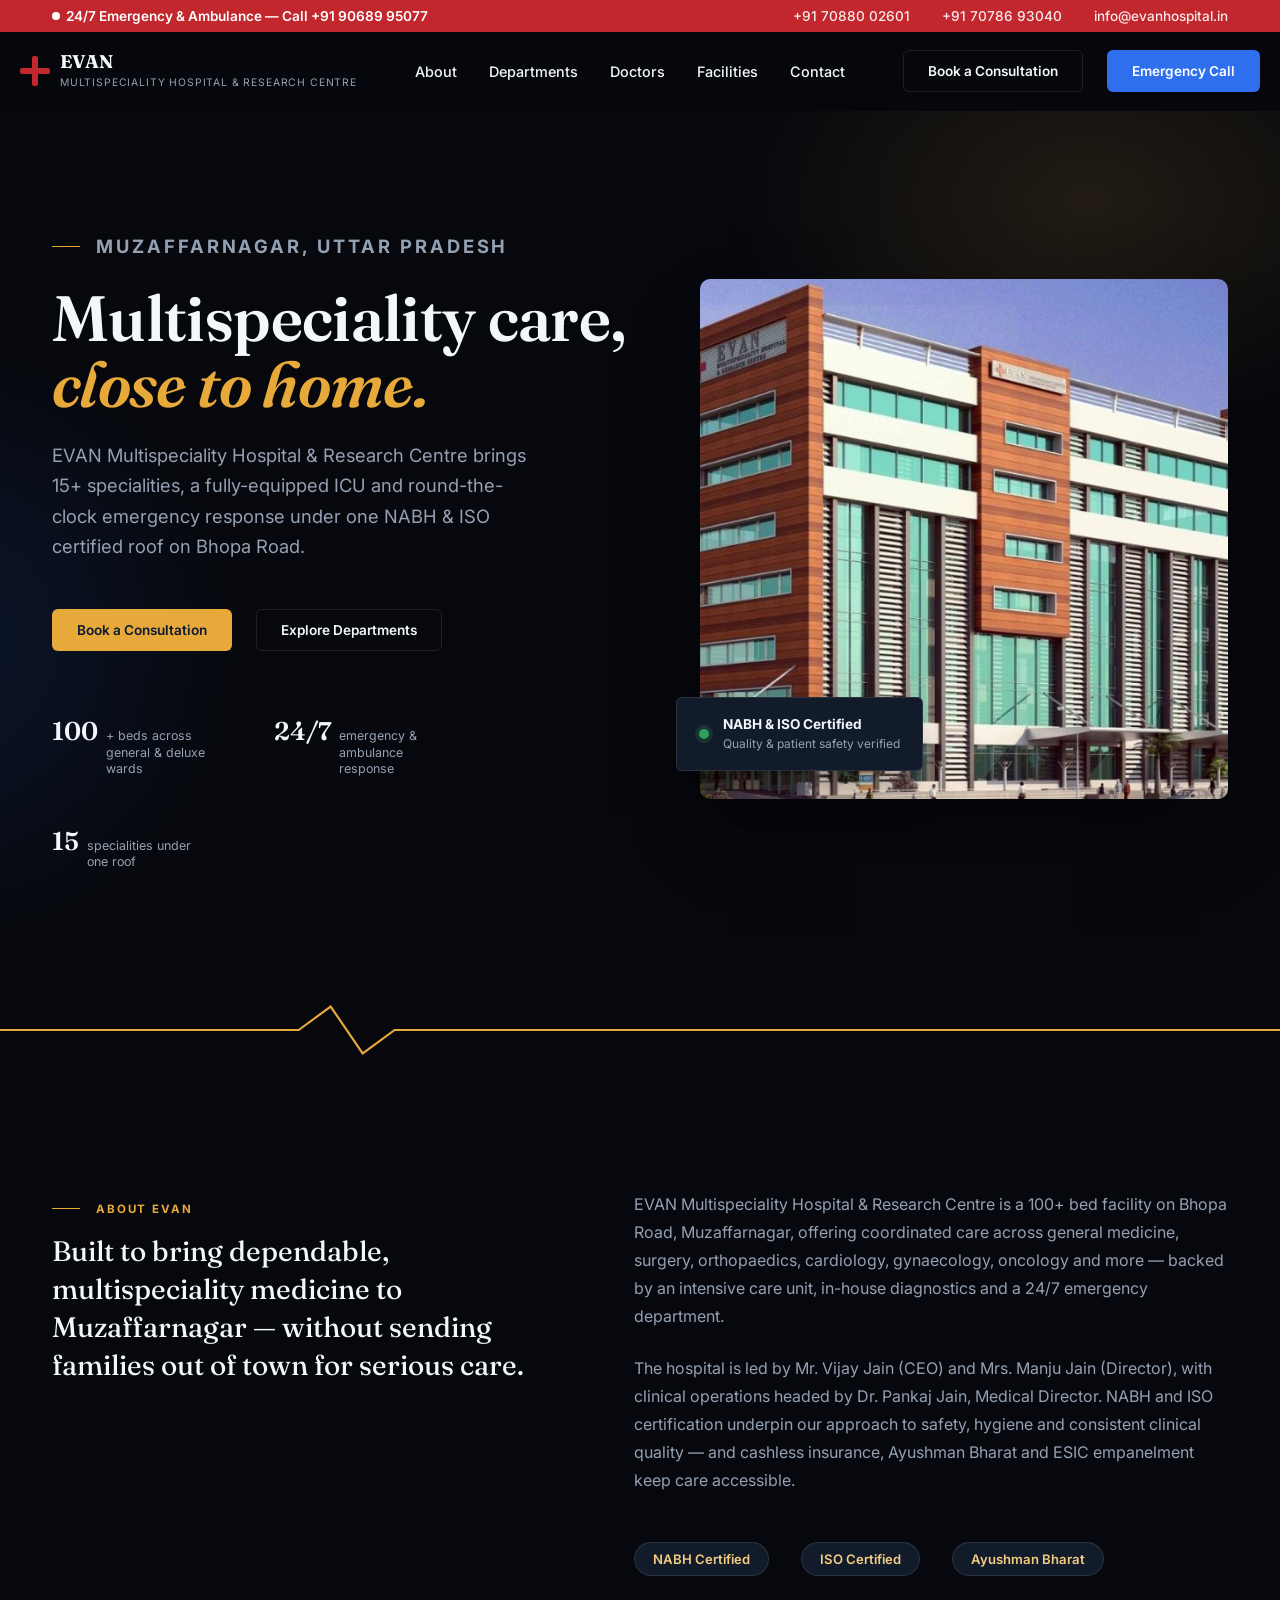
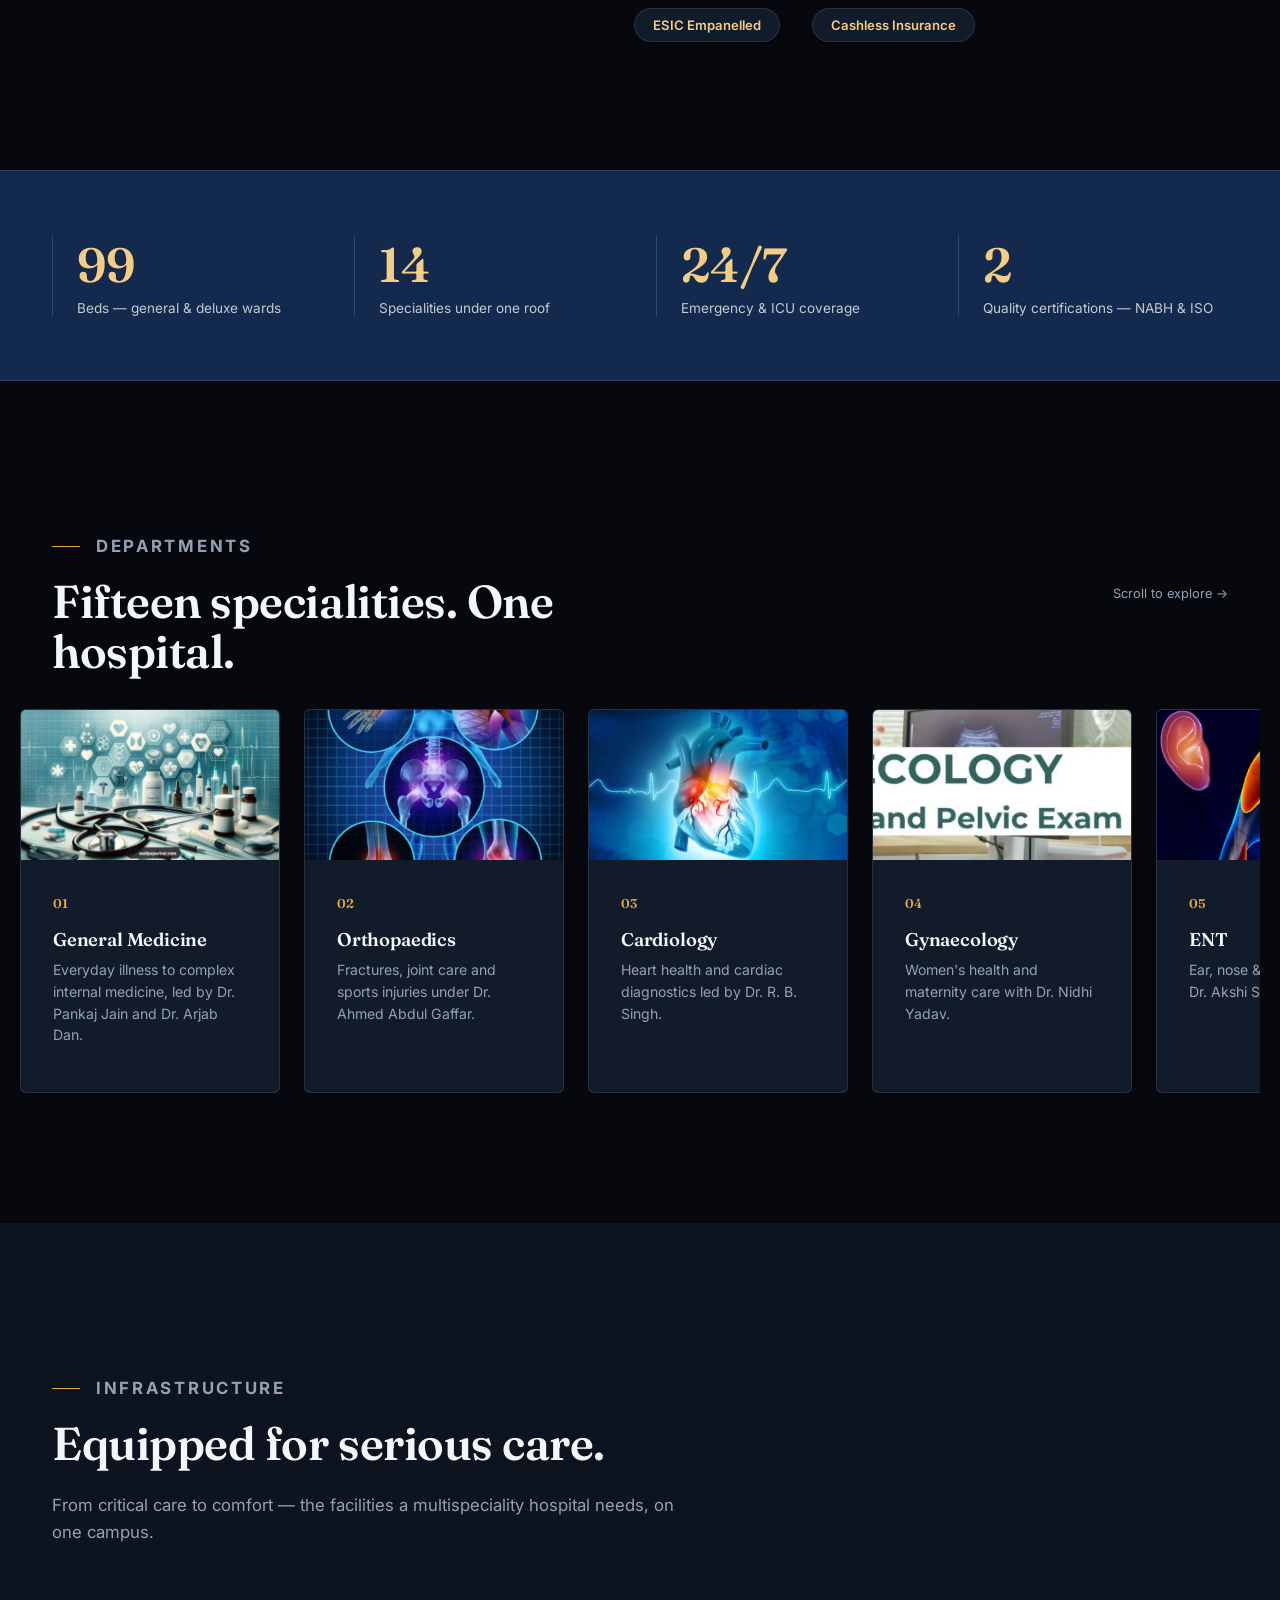
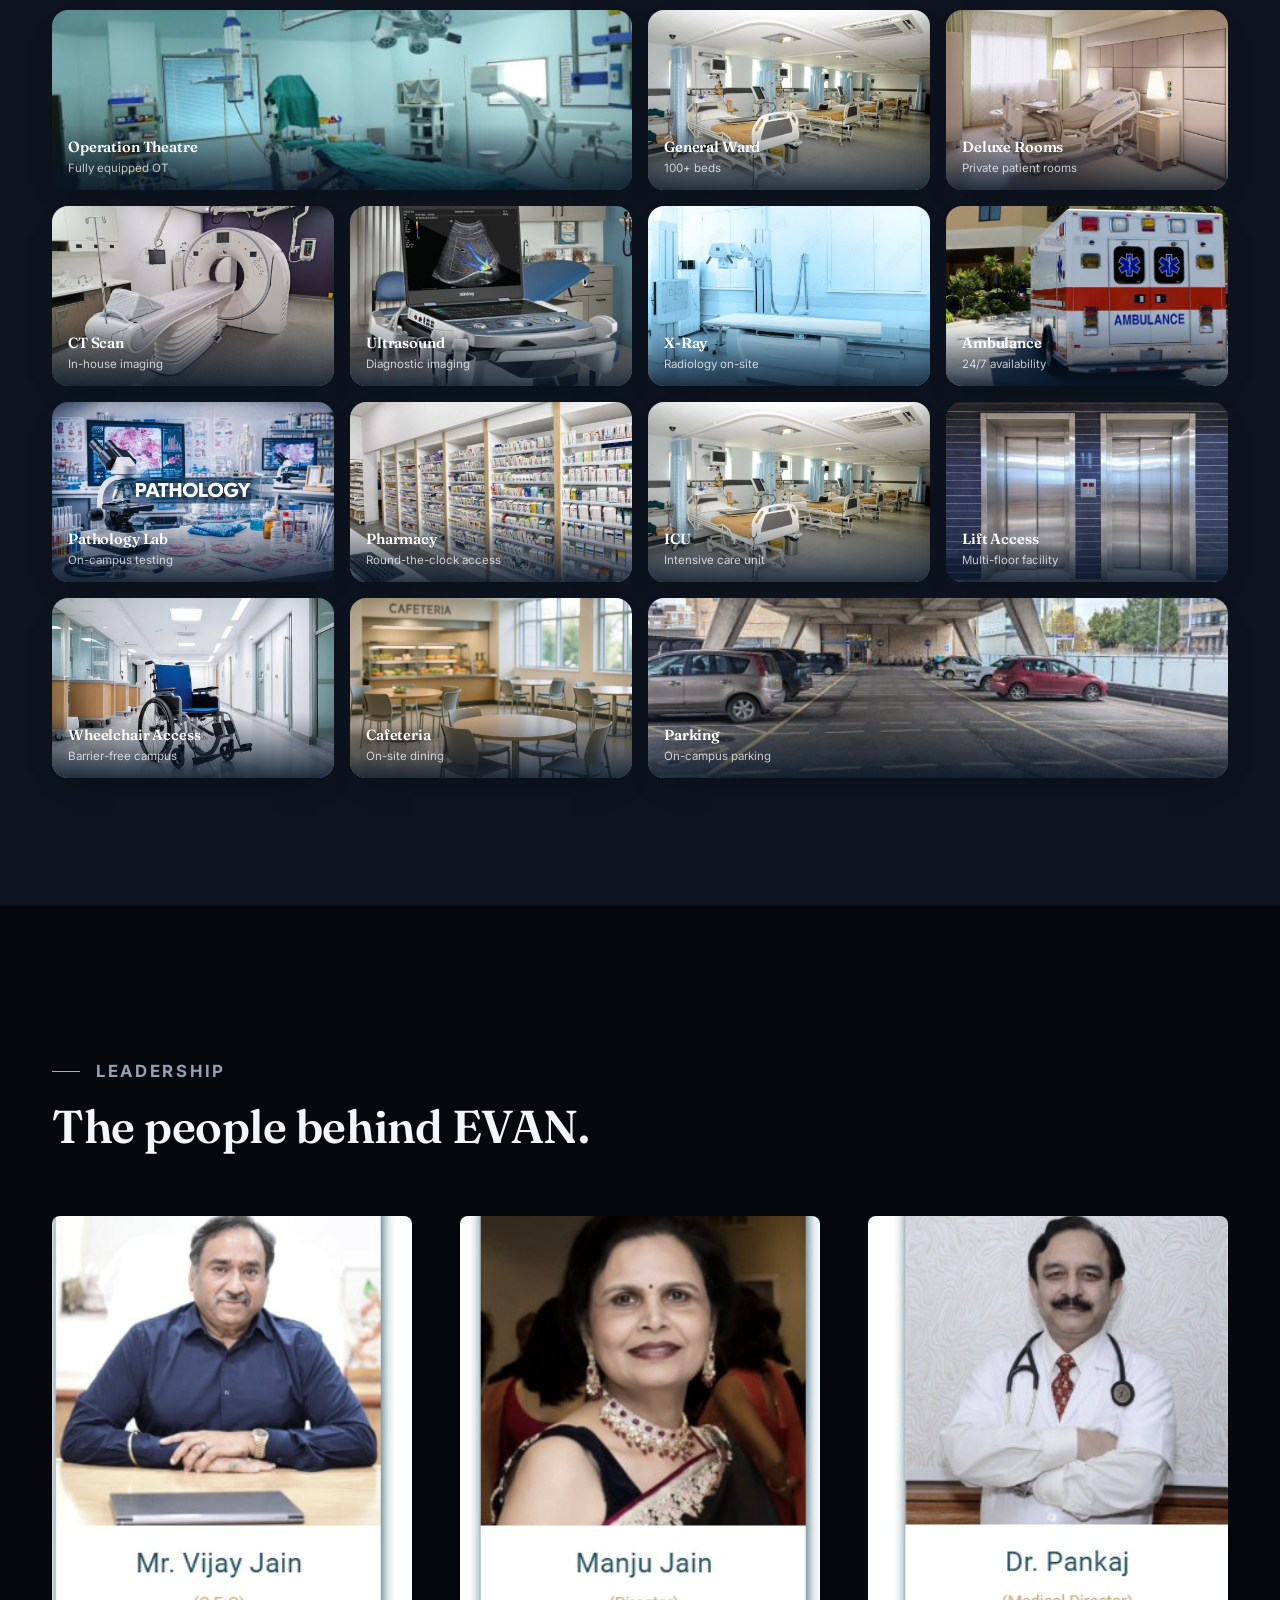
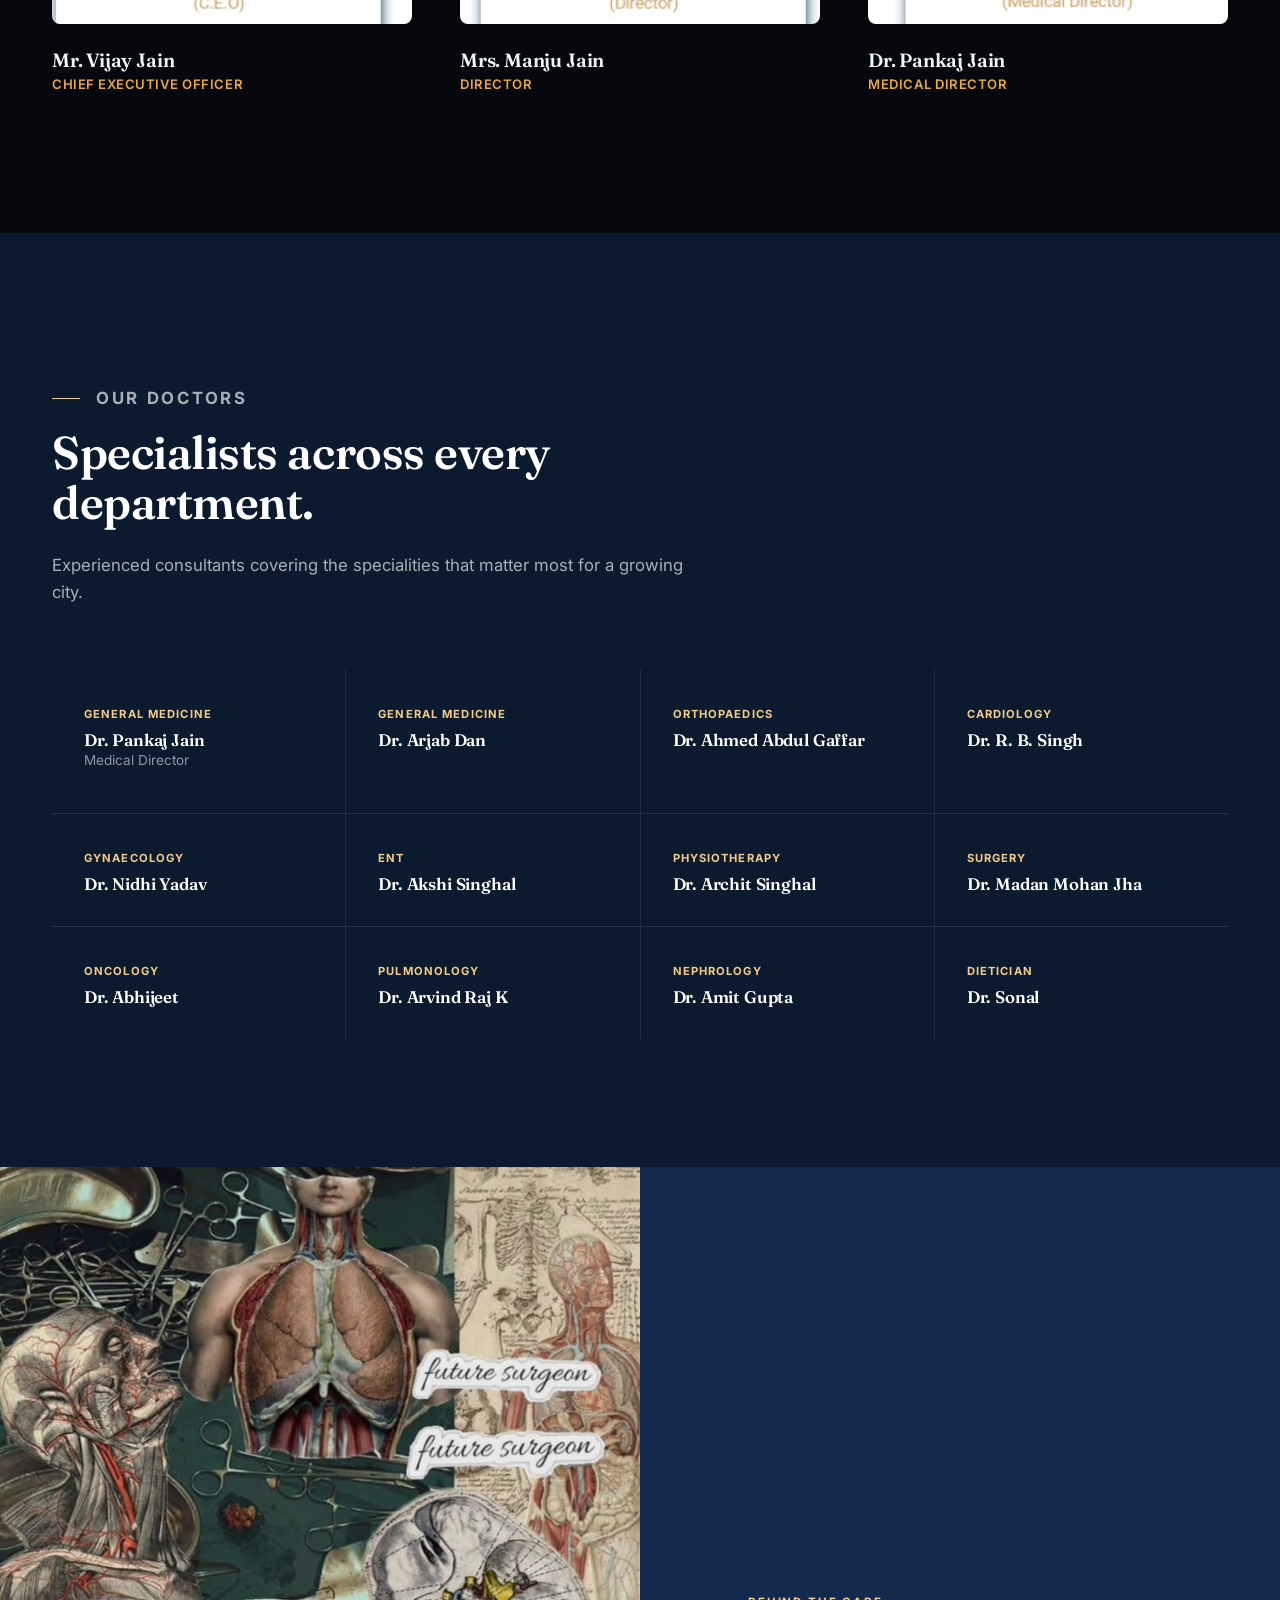
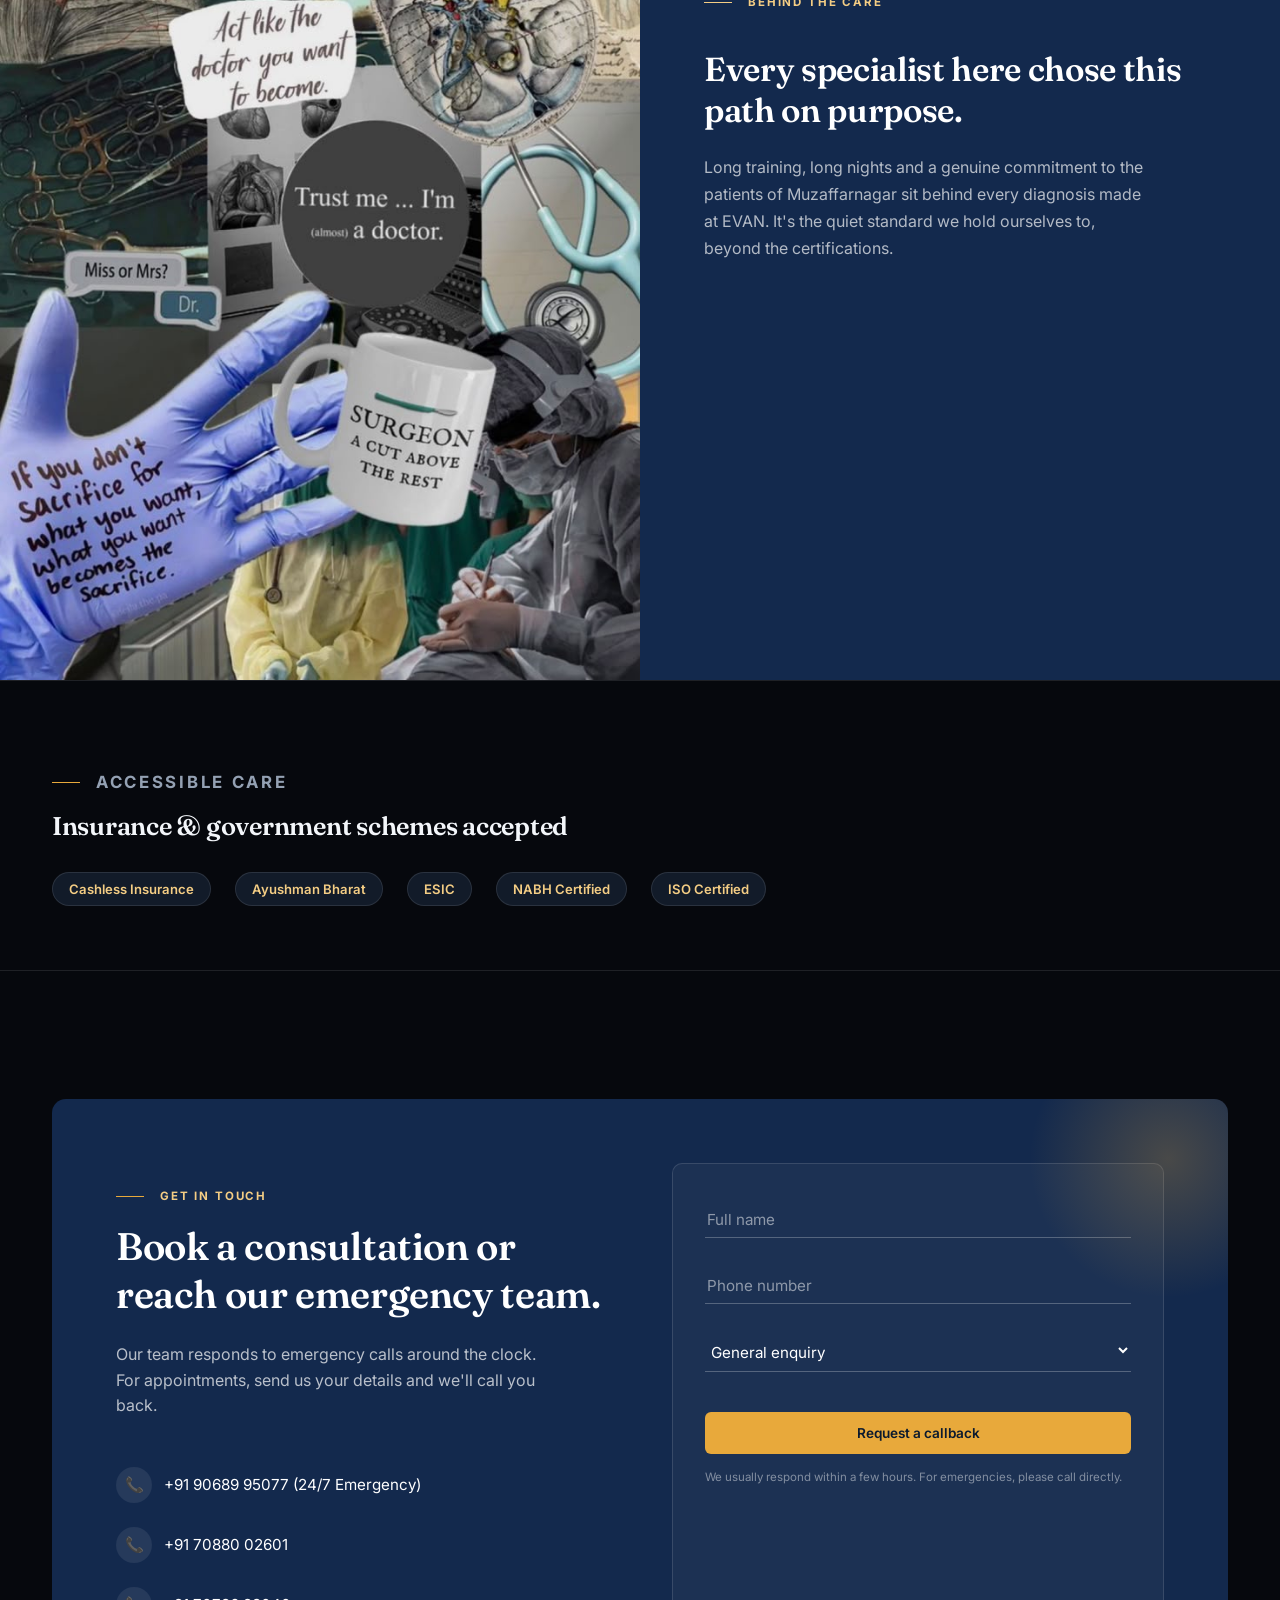
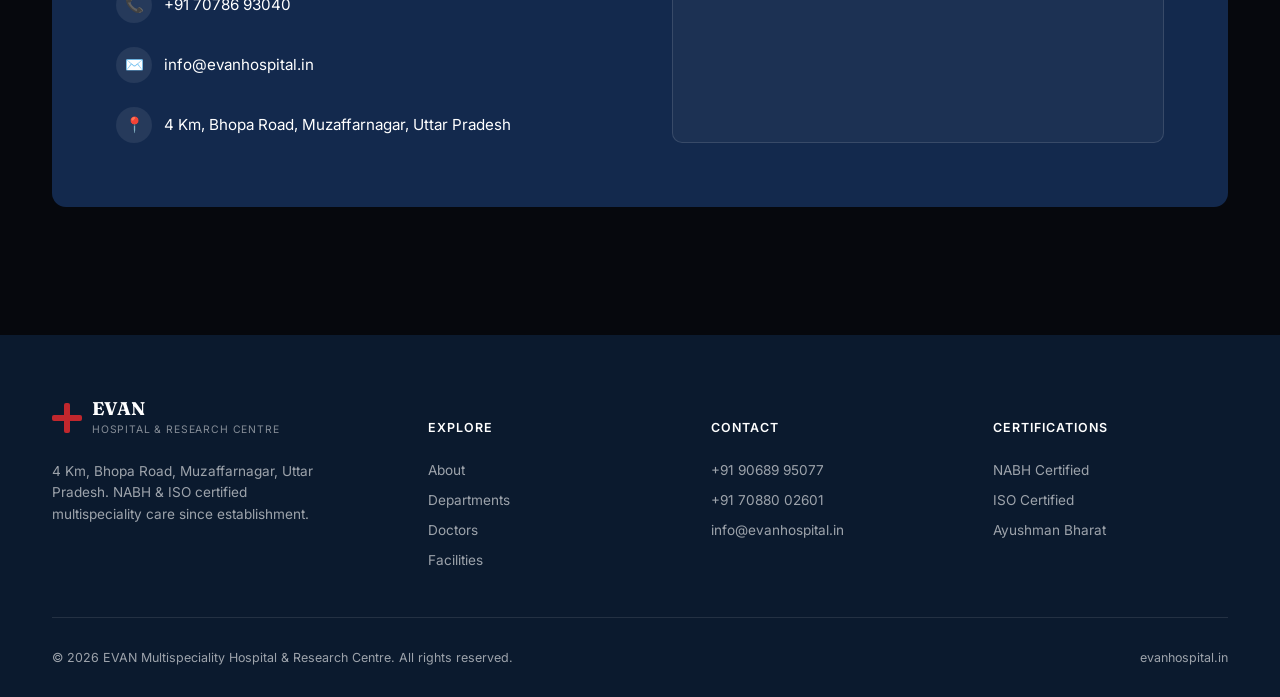
<file: index.html>
<!DOCTYPE html>
<html lang="en">
<head>
<meta charset="UTF-8">
<meta name="viewport" content="width=device-width, initial-scale=1.0">
<title>EVAN Multispeciality Hospital &amp; Research Centre | Muzaffarnagar</title>
<meta name="description" content="EVAN Multispeciality Hospital &amp; Research Centre, Muzaffarnagar — 100+ beds, NABH &amp; ISO certified, 24/7 emergency and ICU care across 15+ specialities.">
<meta property="og:title" content="EVAN Multispeciality Hospital & Research Centre">
<meta property="og:description" content="NABH & ISO certified multispeciality care in Muzaffarnagar. 100+ beds, 24/7 emergency, cashless insurance & Ayushman Bharat accepted.">
<meta property="og:type" content="website">
<meta property="og:url" content="https://www.evanhospital.in/">
<link rel="icon" href="data:image/svg+xml,<svg xmlns=%22http://www.w3.org/2000/svg%22 viewBox=%220 0 32 32%22><rect width=%2232%22 height=%2232%22 rx=%226%22 fill=%22%2313294D%22/><rect x=%2214%22 y=%226%22 width=%224%22 height=%2220%22 fill=%22%23C1272D%22/><rect x=%226%22 y=%2214%22 width=%2220%22 height=%224%22 fill=%22%23C1272D%22/></svg>">
<link rel="preconnect" href="https://fonts.googleapis.com">
<link rel="preconnect" href="https://fonts.gstatic.com" crossorigin>
<link rel="stylesheet" href="style.css">
<script type="application/ld+json">
{
  "@context": "https://schema.org",
  "@type": "Hospital",
  "name": "EVAN Multispeciality Hospital & Research Centre",
  "address": {
    "@type": "PostalAddress",
    "streetAddress": "4 Km, Bhopa Road",
    "addressLocality": "Muzaffarnagar",
    "addressRegion": "UP",
    "addressCountry": "IN"
  },
  "telephone": "+91-9068995077",
  "email": "info@evanhospital.in",
  "url": "https://www.evanhospital.in/",
  "medicalSpecialty": ["Cardiology","Orthopedic","Gynecologic","Oncologic","Pulmonology","Otolaryngologic"]
}
</script>
</head>
<body>

<div class="cursor-glow" id="cursorGlow"></div>

<!-- Emergency strip -->
<div class="emergency-strip">
  <div class="wrap">
    <a href="tel:+919068995077"><span class="pulse-dot"></span> 24/7 Emergency &amp; Ambulance — Call +91 90689 95077</a>
    <div class="contacts">
      <span>+91 70880 02601</span>
      <span>+91 70786 93040</span>
      <span>info@evanhospital.in</span>
    </div>
  </div>
</div>

<!-- Nav -->
<header class="site-nav" id="siteNav">
  <div class="wrap nav-inner">
    <a href="#top" class="brand">
      <span class="cross" aria-hidden="true"></span>
      <span class="brand-text">
        <strong>EVAN</strong>
        <span>Multispeciality Hospital &amp; Research Centre</span>
      </span>
    </a>
    <nav class="primary" aria-label="Primary">
      <a href="#about">About</a>
      <a href="#departments">Departments</a>
      <a href="#doctors">Doctors</a>
      <a href="#facilities">Facilities</a>
      <a href="#contact">Contact</a>
    </nav>
    <div class="nav-cta">
      <a href="#contact" class="btn btn-ghost">Book a Consultation</a>
      <a href="tel:+919068995077" class="btn btn-primary">Emergency Call</a>
    </div>
    <button class="menu-toggle" id="menuToggle" aria-label="Open menu" aria-expanded="false">
      <svg width="24" height="24" viewBox="0 0 24 24" fill="none"><path d="M3 6h18M3 12h18M3 18h18" stroke="#F3F6FA" stroke-width="2" stroke-linecap="round"/></svg>
    </button>
  </div>
</header>

<!-- Hero -->
<section class="hero" id="top">
  <div class="wrap hero-grid">
    <div class="hero-copy reveal">
      <p class="eyebrow">Muzaffarnagar, Uttar Pradesh</p>
      <h1>Multispeciality care, <em>close to home.</em></h1>
      <p>EVAN Multispeciality Hospital &amp; Research Centre brings 15+ specialities, a fully-equipped ICU and round-the-clock emergency response under one NABH &amp; ISO certified roof on Bhopa Road.</p>
      <div class="hero-actions">
        <a href="#contact" class="btn btn-gold">Book a Consultation</a>
        <a href="#departments" class="btn btn-ghost">Explore Departments</a>
      </div>
      <div class="hero-trust">
        <div class="item"><span class="num" data-count="100">0</span><span class="label">+ beds across general &amp; deluxe wards</span></div>
        <div class="item"><span class="num">24/7</span><span class="label">emergency &amp; ambulance response</span></div>
        <div class="item"><span class="num" data-count="15">0</span><span class="label">specialities under one roof</span></div>
      </div>
    </div>
    <div class="hero-visual reveal">
      <div class="hero-frame">
        <img src="assets/images/building.jpg" alt="EVAN Multispeciality Hospital & Research Centre building facade, Muzaffarnagar">
      </div>
      <div class="hero-badge">
        <span class="dot" aria-hidden="true"></span>
        <div><strong>NABH &amp; ISO Certified</strong><span>Quality &amp; patient safety verified</span></div>
      </div>
    </div>
  </div>
  <div class="scroll-cue"><span>Scroll</span><span class="line"></span></div>
</section>

<svg class="pulse-divider" viewBox="0 0 1200 60" preserveAspectRatio="none" aria-hidden="true">
  <path d="M0 30 L280 30 L310 8 L340 52 L370 30 L1200 30" />
</svg>

<!-- About -->
<section class="about" id="about">
  <div class="wrap about-grid">
    <div class="reveal">
      <p class="eyebrow">About EVAN</p>
      <p class="about-lead" style="margin-top:16px;">Built to bring dependable, multispeciality medicine to Muzaffarnagar — without sending families out of town for serious care.</p>
    </div>
    <div class="about-body reveal">
      <p>EVAN Multispeciality Hospital &amp; Research Centre is a 100+ bed facility on Bhopa Road, Muzaffarnagar, offering coordinated care across general medicine, surgery, orthopaedics, cardiology, gynaecology, oncology and more — backed by an intensive care unit, in-house diagnostics and a 24/7 emergency department.</p>
      <p>The hospital is led by Mr. Vijay Jain (CEO) and Mrs. Manju Jain (Director), with clinical operations headed by Dr. Pankaj Jain, Medical Director. NABH and ISO certification underpin our approach to safety, hygiene and consistent clinical quality — and cashless insurance, Ayushman Bharat and ESIC empanelment keep care accessible.</p>
      <div class="accreditations">
        <span class="accred-chip">NABH Certified</span>
        <span class="accred-chip">ISO Certified</span>
        <span class="accred-chip">Ayushman Bharat</span>
        <span class="accred-chip">ESIC Empanelled</span>
        <span class="accred-chip">Cashless Insurance</span>
      </div>
    </div>
  </div>
</section>

<!-- Stats -->
<section class="stats-band">
  <div class="wrap stats-grid">
    <div class="stat reveal"><div class="count" data-count="100">0</div><div class="label">Beds — general &amp; deluxe wards</div></div>
    <div class="stat reveal"><div class="count" data-count="15">0</div><div class="label">Specialities under one roof</div></div>
    <div class="stat reveal"><div class="count">24/7</div><div class="label">Emergency &amp; ICU coverage</div></div>
    <div class="stat reveal"><div class="count">2</div><div class="label">Quality certifications — NABH &amp; ISO</div></div>
  </div>
</section>

<!-- Departments -->
<section class="departments" id="departments">
  <div class="wrap">
    <div class="dept-scroll-hint reveal">
      <div class="section-head" style="margin-bottom:0;">
        <p class="eyebrow">Departments</p>
        <h2>Fifteen specialities. One hospital.</h2>
      </div>
      <span>Scroll to explore →</span>
    </div>
    <div class="dept-scroll reveal" id="deptScroll">
      <article class="dept-card has-img"><img class="dept-img" src="assets/images/dept-general-medicine.jpg" alt="General medicine consultation essentials" loading="lazy"><div class="dept-body"><span class="idx">01</span><h3>General Medicine</h3><p>Everyday illness to complex internal medicine, led by Dr. Pankaj Jain and Dr. Arjab Dan.</p></div></article>
      <article class="dept-card has-img"><img class="dept-img" src="assets/images/dept-orthopaedics.jpg" alt="Orthopaedic joint care illustration" loading="lazy"><div class="dept-body"><span class="idx">02</span><h3>Orthopaedics</h3><p>Fractures, joint care and sports injuries under Dr. Ahmed Abdul Gaffar.</p></div></article>
      <article class="dept-card has-img"><img class="dept-img" src="assets/images/dept-cardiology.jpg" alt="Cardiology heart diagnostics" loading="lazy"><div class="dept-body"><span class="idx">03</span><h3>Cardiology</h3><p>Heart health and cardiac diagnostics led by Dr. R. B. Singh.</p></div></article>
      <article class="dept-card has-img"><img class="dept-img" src="assets/images/dept-gynaecology.jpg" alt="Gynaecology consultation with ultrasound" loading="lazy"><div class="dept-body"><span class="idx">04</span><h3>Gynaecology</h3><p>Women's health and maternity care with Dr. Nidhi Yadav.</p></div></article>
      <article class="dept-card has-img"><img class="dept-img" src="assets/images/dept-ent.jpg" alt="ENT anatomy illustration" loading="lazy"><div class="dept-body"><span class="idx">05</span><h3>ENT</h3><p>Ear, nose &amp; throat care led by Dr. Akshi Singhal.</p></div></article>
      <article class="dept-card has-img"><img class="dept-img" src="assets/images/dept-physiotherapy.jpg" alt="Physiotherapy rehabilitation" loading="lazy"><div class="dept-body"><span class="idx">06</span><h3>Physiotherapy</h3><p>Rehabilitation and recovery programmes with Dr. Archit Singhal.</p></div></article>
      <article class="dept-card has-img"><img class="dept-img" src="assets/images/dept-surgery.jpg" alt="Operation theatre at EVAN Hospital" loading="lazy"><div class="dept-body"><span class="idx">07</span><h3>General &amp; Surgical Care</h3><p>Surgical procedures led by Dr. Madan Mohan Jha.</p></div></article>
      <article class="dept-card has-img"><img class="dept-img" src="assets/images/dept-oncology.jpg" alt="Oncology care" loading="lazy"><div class="dept-body"><span class="idx">08</span><h3>Oncology</h3><p>Cancer diagnosis and treatment with Dr. Abhijeet.</p></div></article>
      <article class="dept-card has-img"><img class="dept-img" src="assets/images/dept-pulmonology.jpg" alt="Pulmonology and lung care" loading="lazy"><div class="dept-body"><span class="idx">09</span><h3>Pulmonology</h3><p>Respiratory &amp; lung care led by Dr. Arvind Raj K.</p></div></article>
      <article class="dept-card has-img"><img class="dept-img" src="assets/images/dept-gastro.jpg" alt="Gastroenterology digestive system illustration" loading="lazy"><div class="dept-body"><span class="idx">10</span><h3>Gastroenterology</h3><p>Digestive health and endoscopic care.</p></div></article>
      <article class="dept-card has-img"><img class="dept-img" src="assets/images/dept-neuro.jpg" alt="Neurology brain and spine illustration" loading="lazy"><div class="dept-body"><span class="idx">11</span><h3>Neurology</h3><p>Brain, spine and nervous system care.</p></div></article>
      <article class="dept-card has-img"><img class="dept-img" src="assets/images/dept-uro.jpg" alt="Urology kidney and urinary tract illustration" loading="lazy"><div class="dept-body"><span class="idx">12</span><h3>Urology</h3><p>Kidney and urinary tract treatment.</p></div></article>
      <article class="dept-card has-img"><img class="dept-img" src="assets/images/dept-nephrology.jpg" alt="Nephrology kidney care illustration" loading="lazy"><div class="dept-body"><span class="idx">13</span><h3>Nephrology</h3><p>Kidney care and renal treatment with Dr. Amit Gupta.</p></div></article>
      <article class="dept-card has-img"><img class="dept-img" src="assets/images/dept-dietician.jpg" alt="Dietician nutrition planning" loading="lazy"><div class="dept-body"><span class="idx">14</span><h3>Dietician</h3><p>Nutrition guidance and dietary care with Dr. Sonal.</p></div></article>
      <article class="dept-card has-img"><img class="dept-img" src="assets/images/dept-radiology.jpg" alt="Radiology and X-ray imaging room" loading="lazy"><div class="dept-body"><span class="idx">15</span><h3>Radiology &amp; Imaging</h3><p>In-house CT scan, ultrasound and X-ray diagnostics.</p></div></article>
      <article class="dept-card has-img"><img class="dept-img" src="assets/images/dept-pathology.jpg" alt="Pathology laboratory testing" loading="lazy"><div class="dept-body"><span class="idx">16</span><h3>Pathology Lab</h3><p>On-site testing for fast, reliable results.</p></div></article>
      <article class="dept-card has-img"><img class="dept-img" src="assets/images/dept-pharmacy.jpg" alt="In-hospital pharmacy shelves" loading="lazy"><div class="dept-body"><span class="idx">17</span><h3>Pharmacy</h3><p>In-hospital pharmacy for round-the-clock access to medication.</p></div></article>
    </div>
  </div>
</section>

<!-- Facilities -->
<section class="facilities" id="facilities">
  <div class="wrap">
    <div class="section-head reveal">
      <p class="eyebrow">Infrastructure</p>
      <h2>Equipped for serious care.</h2>
      <p>From critical care to comfort — the facilities a multispeciality hospital needs, on one campus.</p>
    </div>
    <div class="facility-gallery reveal">
      <figure class="facility-tile size-lg"><img src="assets/images/fac-ot.jpg" alt="Fully equipped operation theatre" loading="lazy"><figcaption><h4>Operation Theatre</h4><span>Fully equipped OT</span></figcaption></figure>
      <figure class="facility-tile"><img src="assets/images/fac-wards.jpg" alt="General patient ward" loading="lazy"><figcaption><h4>General Ward</h4><span>100+ beds</span></figcaption></figure>
      <figure class="facility-tile"><img src="assets/images/fac-deluxe.jpg" alt="Private deluxe patient room" loading="lazy"><figcaption><h4>Deluxe Rooms</h4><span>Private patient rooms</span></figcaption></figure>
      <figure class="facility-tile"><img src="assets/images/fac-ctscan.jpg" alt="CT scan machine" loading="lazy"><figcaption><h4>CT Scan</h4><span>In-house imaging</span></figcaption></figure>
      <figure class="facility-tile"><img src="assets/images/fac-ultrasound.jpg" alt="Ultrasound diagnostic machine" loading="lazy"><figcaption><h4>Ultrasound</h4><span>Diagnostic imaging</span></figcaption></figure>
      <figure class="facility-tile"><img src="assets/images/fac-xray2.jpg" alt="X-ray imaging room" loading="lazy"><figcaption><h4>X-Ray</h4><span>Radiology on-site</span></figcaption></figure>
      <figure class="facility-tile"><img src="assets/images/fac-ambulance2.jpg" alt="EVAN Hospital ambulance" loading="lazy"><figcaption><h4>Ambulance</h4><span>24/7 availability</span></figcaption></figure>
      <figure class="facility-tile"><img src="assets/images/fac-pathology.jpg" alt="Pathology laboratory" loading="lazy"><figcaption><h4>Pathology Lab</h4><span>On-campus testing</span></figcaption></figure>
      <figure class="facility-tile"><img src="assets/images/fac-pharmacy.jpg" alt="In-hospital pharmacy" loading="lazy"><figcaption><h4>Pharmacy</h4><span>Round-the-clock access</span></figcaption></figure>
      <figure class="facility-tile"><img src="assets/images/fac-icu.jpg" alt="EVAN Hospital intensive care unit with multi-bed monitoring" loading="lazy"><figcaption><h4>ICU</h4><span>Intensive care unit</span></figcaption></figure>
      <figure class="facility-tile"><img src="assets/images/fac-lift.jpg" alt="Hospital elevator access" loading="lazy"><figcaption><h4>Lift Access</h4><span>Multi-floor facility</span></figcaption></figure>
      <figure class="facility-tile"><img src="assets/images/fac-wheelchair.jpg" alt="Wheelchair access corridor" loading="lazy"><figcaption><h4>Wheelchair Access</h4><span>Barrier-free campus</span></figcaption></figure>
      <figure class="facility-tile"><img src="assets/images/fac-cafeteria.jpg" alt="Hospital cafeteria" loading="lazy"><figcaption><h4>Cafeteria</h4><span>On-site dining</span></figcaption></figure>
      <figure class="facility-tile size-lg"><img src="assets/images/fac-parking.jpg" alt="On-campus parking area" loading="lazy"><figcaption><h4>Parking</h4><span>On-campus parking</span></figcaption></figure>
    </div>
  </div>
</section>

<!-- Leadership -->
<section class="leadership">
  <div class="wrap">
    <div class="section-head reveal">
      <p class="eyebrow">Leadership</p>
      <h2>The people behind EVAN.</h2>
    </div>
    <div class="leader-row">
      <div class="leader reveal">
        <div class="leader-photo"><img src="assets/images/vijay-jain.jpg" alt="Mr. Vijay Jain, CEO of EVAN Hospital"></div>
        <h3>Mr. Vijay Jain</h3>
        <p class="role">Chief Executive Officer</p>
      </div>
      <div class="leader reveal">
        <div class="leader-photo"><img src="assets/images/manju-jain.jpg" alt="Mrs. Manju Jain, Director of EVAN Hospital"></div>
        <h3>Mrs. Manju Jain</h3>
        <p class="role">Director</p>
      </div>
      <div class="leader reveal">
        <div class="leader-photo"><img src="assets/images/dr-pankaj-jain.jpg" alt="Dr. Pankaj Jain, Medical Director of EVAN Hospital"></div>
        <h3>Dr. Pankaj Jain</h3>
        <p class="role">Medical Director</p>
      </div>
    </div>
  </div>
</section>

<!-- Doctors -->
<section class="doctors" id="doctors">
  <div class="wrap">
    <div class="section-head reveal">
      <p class="eyebrow">Our Doctors</p>
      <h2>Specialists across every department.</h2>
      <p>Experienced consultants covering the specialities that matter most for a growing city.</p>
    </div>
    <div class="doctor-grid reveal">
      <div class="doctor-card"><span class="spec">General Medicine</span><h4>Dr. Pankaj Jain</h4><p class="dname">Medical Director</p></div>
      <div class="doctor-card"><span class="spec">General Medicine</span><h4>Dr. Arjab Dan</h4></div>
      <div class="doctor-card"><span class="spec">Orthopaedics</span><h4>Dr. Ahmed Abdul Gaffar</h4></div>
      <div class="doctor-card"><span class="spec">Cardiology</span><h4>Dr. R. B. Singh</h4></div>
      <div class="doctor-card"><span class="spec">Gynaecology</span><h4>Dr. Nidhi Yadav</h4></div>
      <div class="doctor-card"><span class="spec">ENT</span><h4>Dr. Akshi Singhal</h4></div>
      <div class="doctor-card"><span class="spec">Physiotherapy</span><h4>Dr. Archit Singhal</h4></div>
      <div class="doctor-card"><span class="spec">Surgery</span><h4>Dr. Madan Mohan Jha</h4></div>
      <div class="doctor-card"><span class="spec">Oncology</span><h4>Dr. Abhijeet</h4></div>
      <div class="doctor-card"><span class="spec">Pulmonology</span><h4>Dr. Arvind Raj K</h4></div>
      <div class="doctor-card"><span class="spec">Nephrology</span><h4>Dr. Amit Gupta</h4></div>
      <div class="doctor-card"><span class="spec">Dietician</span><h4>Dr. Sonal</h4></div>
    </div>
  </div>
</section>

<!-- Behind the care -->
<section class="behind-care">
  <div class="behind-care-media reveal">
    <img src="assets/images/feature-behindcare.jpg" alt="The dedication behind EVAN's medical team" loading="lazy">
  </div>
  <div class="behind-care-copy reveal">
    <p class="eyebrow">Behind the care</p>
    <h2>Every specialist here chose this path on purpose.</h2>
    <p>Long training, long nights and a genuine commitment to the patients of Muzaffarnagar sit behind every diagnosis made at EVAN. It's the quiet standard we hold ourselves to, beyond the certifications.</p>
  </div>
</section>

<!-- Access / insurance -->
<section class="access">
  <div class="wrap access-row reveal">
    <div class="section-head" style="margin-bottom:0;">
      <p class="eyebrow">Accessible Care</p>
      <h2 style="font-size:1.6rem; margin-top:8px;">Insurance &amp; government schemes accepted</h2>
    </div>
    <div class="access-tags">
      <span>Cashless Insurance</span>
      <span>Ayushman Bharat</span>
      <span>ESIC</span>
      <span>NABH Certified</span>
      <span>ISO Certified</span>
    </div>
  </div>
</section>

<!-- Contact -->
<section class="contact" id="contact">
  <div class="wrap">
    <div class="contact-grid reveal">
      <div class="contact-copy">
        <p class="eyebrow" style="color:var(--gold-soft);">Get in touch</p>
        <h2 style="margin-top:16px;">Book a consultation or reach our emergency team.</h2>
        <p>Our team responds to emergency calls around the clock. For appointments, send us your details and we'll call you back.</p>
        <div class="contact-list">
          <a href="tel:+919068995077"><span class="ico">📞</span> +91 90689 95077 (24/7 Emergency)</a>
          <a href="tel:+917088002601"><span class="ico">📞</span> +91 70880 02601</a>
          <a href="tel:+917078693040"><span class="ico">📞</span> +91 70786 93040</a>
          <a href="mailto:info@evanhospital.in"><span class="ico">✉️</span> info@evanhospital.in</a>
          <a href="https://www.google.com/maps/search/?api=1&query=4+Km+Bhopa+Road+Muzaffarnagar+UP" target="_blank" rel="noopener"><span class="ico">📍</span> 4 Km, Bhopa Road, Muzaffarnagar, Uttar Pradesh</a>
        </div>
      </div>
      <form class="contact-form" id="contactForm">
        <div class="field">
          <input type="text" id="name" placeholder=" " required>
          <label for="name">Full name</label>
        </div>
        <div class="field">
          <input type="tel" id="phone" placeholder=" " required>
          <label for="phone">Phone number</label>
        </div>
        <div class="field">
          <select id="dept">
            <option value="">General enquiry</option>
            <option>General Medicine</option>
            <option>Orthopaedics</option>
            <option>Cardiology</option>
            <option>Gynaecology</option>
            <option>ENT</option>
            <option>Surgery</option>
            <option>Oncology</option>
            <option>Pulmonology</option>
          </select>
        </div>
        <button type="submit" class="btn btn-gold">Request a callback</button>
        <p class="form-note">We usually respond within a few hours. For emergencies, please call directly.</p>
      </form>
    </div>
  </div>
</section>

<!-- Footer -->
<footer>
  <div class="wrap">
    <div class="footer-grid">
      <div class="footer-brand">
        <a href="#top" class="brand">
          <span class="cross" aria-hidden="true"></span>
          <span class="brand-text"><strong>EVAN</strong><span style="color:rgba(255,255,255,0.5)">Hospital &amp; Research Centre</span></span>
        </a>
        <p>4 Km, Bhopa Road, Muzaffarnagar, Uttar Pradesh. NABH &amp; ISO certified multispeciality care since establishment.</p>
      </div>
      <div class="footer-col">
        <h5>Explore</h5>
        <ul>
          <li><a href="#about">About</a></li>
          <li><a href="#departments">Departments</a></li>
          <li><a href="#doctors">Doctors</a></li>
          <li><a href="#facilities">Facilities</a></li>
        </ul>
      </div>
      <div class="footer-col">
        <h5>Contact</h5>
        <ul>
          <li><a href="tel:+919068995077">+91 90689 95077</a></li>
          <li><a href="tel:+917088002601">+91 70880 02601</a></li>
          <li><a href="mailto:info@evanhospital.in">info@evanhospital.in</a></li>
        </ul>
      </div>
      <div class="footer-col">
        <h5>Certifications</h5>
        <ul>
          <li><a href="#about">NABH Certified</a></li>
          <li><a href="#about">ISO Certified</a></li>
          <li><a href="#about">Ayushman Bharat</a></li>
        </ul>
      </div>
    </div>
    <div class="footer-bottom">
      <span>© 2026 EVAN Multispeciality Hospital &amp; Research Centre. All rights reserved.</span>
      <span>evanhospital.in</span>
    </div>
  </div>
</footer>

<script src="script.js"></script>
</body>
</html>
</file>
<file: style.css>
/* =========================================================
   EVAN MULTISPECIALITY HOSPITAL & RESEARCH CENTRE
   ========================================================= */

@import url('https://fonts.googleapis.com/css2?family=Fraunces:opsz,wght@9..144,300;9..144,450;9..144,600;9..144,700&family=Inter:wght@400;500;600;700&display=swap');

:root{
  --navy: #13294D;
  --navy-deep: #0B1A2E;
  --blue: #2F6FED;
  --blue-soft: #7FAEFF;
  --gold: #E8A93B;
  --gold-soft: #F4CD84;
  --paper: #06080D;
  --paper-dim: #0D141F;
  --surface: #121B29;
  --surface-2: #1A2637;
  --ink: #F3F6FA;
  --slate: #94A1B3;
  --emergency: #C1272D;
  --line: rgba(255,255,255,0.10);
  --white: #FFFFFF;

  --font-display: 'Fraunces', serif;
  --font-body: 'Inter', sans-serif;

  --space-1: 8px;
  --space-2: 16px;
  --space-3: 24px;
  --space-4: 32px;
  --space-5: 48px;
  --space-6: 64px;
  --space-7: 96px;
  --space-8: 128px;

  --ease: cubic-bezier(.22,.61,.36,1);
  --radius: 6px;
}

*{ box-sizing: border-box; }
html{ scroll-behavior: smooth; }
@media (prefers-reduced-motion: reduce){
  html{ scroll-behavior: auto; }
  *{ animation-duration: 0.01ms !important; animation-iteration-count: 1 !important; transition-duration: 0.01ms !important; }
}

body{
  margin:0;
  background: var(--paper);
  color: var(--ink);
  font-family: var(--font-body);
  -webkit-font-smoothing: antialiased;
  overflow-x: hidden;
}

img{ max-width:100%; display:block; }
a{ color:inherit; text-decoration:none; }
button{ font-family: inherit; cursor:pointer; }
:focus-visible{ outline: 3px solid var(--gold); outline-offset: 3px; }

.wrap{
  max-width: 1240px;
  margin: 0 auto;
  padding: 0 var(--space-4);
}

.eyebrow{
  font-family: var(--font-body);
  font-size: 0.72rem;
  font-weight: 700;
  letter-spacing: 0.16em;
  text-transform: uppercase;
  color: var(--gold);
  display:flex;
  align-items:center;
  gap: var(--space-2);
}
.eyebrow::before{
  content:'';
  width: 28px;
  height: 1px;
  background: var(--gold);
  display:inline-block;
}

h1,h2,h3,h4{
  font-family: var(--font-display);
  font-weight: 600;
  margin: 0;
  color: var(--ink);
  letter-spacing: -0.01em;
}

.section-head{
  max-width: 640px;
  margin-bottom: var(--space-6);
}
.section-head h2{
  font-size: clamp(2rem, 3.6vw, 3rem);
  line-height: 1.08;
  margin-top: var(--space-2);
}
.section-head p{
  color: var(--slate);
  font-size: 1.05rem;
  line-height: 1.6;
  margin-top: var(--space-3);
}

/* ---------- Top emergency strip ---------- */
.emergency-strip{
  background: var(--emergency);
  color: var(--white);
  font-size: 0.85rem;
  font-weight: 600;
}
.emergency-strip .wrap{
  display:flex;
  align-items:center;
  justify-content:space-between;
  padding-top: 8px;
  padding-bottom: 8px;
  gap: var(--space-3);
  flex-wrap: wrap;
}
.emergency-strip a{ display:flex; align-items:center; gap:6px; }
.emergency-strip .pulse-dot{
  width:8px; height:8px; border-radius:50%; background:#fff;
  animation: pulse-dot 1.6s infinite;
}
@keyframes pulse-dot{
  0%,100%{ opacity:1; transform:scale(1); }
  50%{ opacity:.4; transform:scale(1.4); }
}
.emergency-strip .contacts{ display:flex; gap: var(--space-4); flex-wrap:wrap; }
.emergency-strip .contacts span{ opacity:.9; font-weight:500; }

/* ---------- Nav ---------- */
header.site-nav{
  position: sticky; top:0; z-index: 100;
  background: rgba(6,8,13,0.85);
  backdrop-filter: blur(14px);
  border-bottom: 1px solid transparent;
  transition: border-color .3s var(--ease), background .3s var(--ease), padding .3s var(--ease);
}
header.site-nav.scrolled{
  border-bottom-color: var(--line);
  background: rgba(6,8,13,0.96);
}
.nav-inner{
  display:flex; align-items:center; justify-content:space-between;
  padding: 18px 0;
  transition: padding .3s var(--ease);
}
header.site-nav.scrolled .nav-inner{ padding: 12px 0; }

.brand{ display:flex; align-items:center; gap:10px; }
.brand .cross{
  width: 30px; height:30px; position:relative; flex-shrink:0;
}
.brand .cross::before, .brand .cross::after{
  content:''; position:absolute; background: var(--emergency); border-radius:2px;
}
.brand .cross::before{ left:12px; top:0; width:6px; height:30px; }
.brand .cross::after{ left:0; top:12px; width:30px; height:6px; }
.brand-text{ line-height:1.1; }
.brand-text strong{ font-family: var(--font-display); font-size:1.15rem; color: var(--ink); display:block; }
.brand-text span{ font-size:0.65rem; letter-spacing:.08em; text-transform:uppercase; color: var(--slate); }

nav.primary{ display:flex; gap: var(--space-4); }
nav.primary a{
  font-size: 0.9rem; font-weight:500; color: var(--ink);
  position:relative; padding: 4px 0;
}
nav.primary a::after{
  content:''; position:absolute; left:0; bottom:0; height:2px; width:0;
  background: var(--gold); transition: width .3s var(--ease);
}
nav.primary a:hover::after{ width:100%; }

.nav-cta{
  display:flex; align-items:center; gap: var(--space-3);
}
.btn{
  display:inline-flex; align-items:center; justify-content:center; gap:8px;
  font-size:0.85rem; font-weight:600;
  padding: 12px 24px;
  border-radius: var(--radius);
  border: 1px solid transparent;
  transition: transform .35s var(--ease), box-shadow .35s var(--ease), background .3s var(--ease);
  white-space: nowrap;
}
.btn-primary{
  background: var(--blue); color: var(--white);
  box-shadow: 0 1px 0 rgba(0,0,0,0.2);
}
.btn-primary:hover{ transform: translateY(-2px); box-shadow: 0 10px 24px rgba(47,111,237,0.4); }
.btn-ghost{
  border-color: var(--line); color: var(--ink);
}
.btn-ghost:hover{ border-color: var(--blue-soft); }
.btn-gold{
  background: var(--gold); color: var(--navy-deep);
}
.btn-gold:hover{ transform: translateY(-2px); box-shadow: 0 10px 24px rgba(232,169,59,0.4); }

.menu-toggle{ display:none; background:none; border:none; }

/* ---------- Hero ---------- */
.hero{
  position: relative;
  padding-top: var(--space-7);
  padding-bottom: var(--space-8);
  overflow:hidden;
}
.hero::before{
  content:'';
  position:absolute; inset: 0;
  background:
    radial-gradient(600px 400px at 85% 10%, rgba(232,169,59,0.12), transparent 60%),
    radial-gradient(500px 500px at -5% 60%, rgba(47,111,237,0.14), transparent 60%);
  pointer-events:none;
}
.hero-grid{
  display:grid;
  grid-template-columns: 1.05fr 0.95fr;
  gap: var(--space-6);
  align-items:center;
  position:relative;
}
.hero-copy h1{
  font-size: clamp(2.6rem, 5vw, 4.4rem);
  line-height: 1.02;
  margin-top: var(--space-3);
}
.hero-copy h1 em{
  font-style: italic; color: var(--gold);
}
.hero-copy p{
  color: var(--slate);
  font-size: 1.15rem;
  line-height: 1.65;
  max-width: 480px;
  margin-top: var(--space-3);
}
.hero-actions{
  display:flex; gap: var(--space-3); margin-top: var(--space-5); flex-wrap:wrap;
}
.hero-trust{
  margin-top: var(--space-6);
  display:flex; gap: var(--space-5); flex-wrap:wrap;
}
.hero-trust .item{ display:flex; align-items:baseline; gap:8px; }
.hero-trust .num{ font-family: var(--font-display); font-size:1.6rem; color: var(--ink); font-weight:600; }
.hero-trust .label{ font-size:0.78rem; color: var(--slate); max-width:120px; line-height:1.3; }

.hero-visual{ position: relative; }
.hero-frame{
  border-radius: 10px;
  overflow: hidden;
  box-shadow: 0 40px 80px -30px rgba(0,0,0,0.65);
  position: relative;
}
.hero-frame img{
  width:100%; height: 520px; object-fit: cover;
  transform: scale(1.02);
}
.hero-badge{
  position:absolute; left:-24px; bottom: 28px;
  background: var(--surface);
  border: 1px solid var(--line);
  border-radius: var(--radius);
  padding: 18px 22px;
  box-shadow: 0 20px 40px -12px rgba(0,0,0,0.5);
  display:flex; align-items:center; gap:14px;
  max-width: 260px;
}
.hero-badge .dot{
  width:10px; height:10px; border-radius:50%; background:#2E9E5B; flex-shrink:0;
  box-shadow: 0 0 0 4px rgba(46,158,91,0.18);
}
.hero-badge strong{ display:block; font-size:0.85rem; color: var(--ink); }
.hero-badge span{ font-size:0.75rem; color: var(--slate); }

.scroll-cue{
  position:absolute; left:50%; bottom: -60px; transform: translateX(-50%);
  display:flex; flex-direction:column; align-items:center; gap:8px;
  font-size:0.68rem; letter-spacing:.12em; text-transform:uppercase; color: var(--slate);
}
.scroll-cue .line{
  width:1px; height: 36px; background: linear-gradient(var(--slate), transparent);
  animation: scrollcue 1.8s infinite;
}
@keyframes scrollcue{
  0%{ transform: scaleY(0); transform-origin: top; }
  50%{ transform: scaleY(1); transform-origin: top; }
  50.01%{ transform-origin: bottom; }
  100%{ transform: scaleY(0); transform-origin: bottom; }
}

/* ---------- Pulse divider (signature element) ---------- */
.pulse-divider{
  width:100%; height: 64px;
  display:block;
}
.pulse-divider path{
  stroke: var(--gold);
  stroke-width: 2;
  fill:none;
  stroke-dasharray: 1400;
  stroke-dashoffset: 1400;
  transition: stroke-dashoffset 1.6s var(--ease);
}
.pulse-divider.in-view path{ stroke-dashoffset:0; }

/* ---------- About / trust ---------- */
.about{
  padding: var(--space-8) 0;
}
.about-grid{
  display:grid;
  grid-template-columns: 0.9fr 1.1fr;
  gap: var(--space-7);
  align-items:start;
}
.about-lead{
  font-family: var(--font-display);
  font-size: clamp(1.4rem, 2.2vw, 1.9rem);
  color: var(--ink);
  line-height:1.35;
  font-weight:450;
}
.about-body p{
  color: var(--slate); line-height:1.75; font-size:1rem;
  margin: 0 0 var(--space-3) 0;
}
.accreditations{
  margin-top: var(--space-5);
  display:flex; gap: var(--space-4); flex-wrap:wrap;
}
.accred-chip{
  border:1px solid var(--line);
  border-radius: 999px;
  padding: 8px 18px;
  font-size: 0.82rem;
  font-weight:600;
  color: var(--gold-soft);
  background: var(--surface);
}

/* ---------- Stats band ---------- */
.stats-band{
  background: var(--navy);
  color: var(--white);
  padding: var(--space-6) 0;
  border-top: 1px solid var(--line);
  border-bottom: 1px solid var(--line);
}
.stats-grid{
  display:grid;
  grid-template-columns: repeat(4, 1fr);
  gap: var(--space-4);
}
.stat{
  border-left: 1px solid rgba(255,255,255,0.15);
  padding-left: var(--space-3);
}
.stat .count{
  font-family: var(--font-display);
  font-size: clamp(2.2rem,4vw,3rem);
  color: var(--gold-soft);
  font-weight:600;
}
.stat .label{
  font-size: 0.85rem; color: rgba(255,255,255,0.75); margin-top:6px;
}

/* ---------- Departments (horizontal scroll) ---------- */
.departments{
  padding: var(--space-8) 0 var(--space-7);
}
.dept-scroll{
  position: relative;
  overflow-x:auto;
  padding-bottom: var(--space-4);
  scroll-snap-type: x proximity;
  margin: 0 calc(var(--space-4) * -1);
  padding-left: var(--space-4);
  padding-right: var(--space-4);
  scrollbar-width: thin;
  scrollbar-color: var(--blue) transparent;
  -webkit-overflow-scrolling: touch;
  cursor: grab;
}
.dept-scroll.dragging{ cursor: grabbing; }
.dept-track{
  display:flex;
  gap: var(--space-3);
  width:max-content;
  padding-bottom: 2px;
  will-change: transform;
  animation: department-marquee 20s linear infinite;
}
.dept-track:hover{ animation-play-state: paused; }
@keyframes department-marquee{
  from { transform: translateX(0); }
  to { transform: translateX(-50%); }
}

.dept-track{
  animation-duration: 36s;
}
@media (prefers-reduced-motion: reduce){
  .dept-track{ animation: none; }
}
.dept-card{
  scroll-snap-align: start;
  flex: 0 0 260px;
  background: var(--surface);
  border-radius: var(--radius);
  padding: var(--space-4);
  border: 1px solid var(--line);
  transition: transform .4s var(--ease), box-shadow .4s var(--ease), border-color .4s var(--ease);
}
.dept-card:hover{
  transform: translateY(-6px);
  box-shadow: 0 24px 50px -20px rgba(47,111,237,0.35);
  border-color: var(--blue);
}
.dept-card .idx{
  font-family: var(--font-display);
  font-size:0.8rem; color: var(--gold); font-weight:600;
}
.dept-card h3{
  font-size: 1.15rem; margin-top: var(--space-2);
}
.dept-card p{
  color: var(--slate); font-size:0.88rem; margin-top:8px; line-height:1.55;
}
.dept-scroll-hint{
  display:flex; justify-content:space-between; align-items:center; margin-bottom: var(--space-4);
}
.dept-scroll-hint span{ font-size:0.8rem; color: var(--slate); }

/* Department card imagery */
.dept-card{ padding:0; overflow:hidden; }
.dept-card.has-img{ display:flex; flex-direction:column; }
.dept-img{
  width:100%; height:150px; object-fit:cover;
  transition: transform .6s var(--ease);
  background: var(--paper-dim);
}
.dept-card:hover .dept-img{ transform: scale(1.08); }
.dept-body{ padding: var(--space-4); }
.dept-body.no-img{ padding-top: var(--space-5); }
.dept-card:not(.has-img){ background: var(--surface); }

/* ---------- Facility gallery (image-driven) ---------- */
.facility-gallery{
  display:grid;
  grid-template-columns: repeat(4, 1fr);
  grid-auto-rows: 180px;
  gap: var(--space-2);
}
.facility-tile{
  position:relative;
  margin:0;
  border-radius: 16px;
  overflow:hidden;
  background: var(--surface);
  box-shadow: 0 12px 28px -18px rgba(0,0,0,0.5);
}
.facility-tile.size-lg{ grid-column: span 2; }
.facility-tile img{
  width:100%; height:100%; object-fit:cover;
  transition: transform .7s var(--ease);
}
.facility-tile:hover img{ transform: scale(1.12); }
.facility-tile figcaption{
  position:absolute; left:0; right:0; bottom:0;
  padding: 14px 16px;
  background: linear-gradient(to top, rgba(7,21,39,0.85), transparent);
  color: var(--white);
}
.facility-tile figcaption h4{ font-size:0.92rem; font-weight:600; color:var(--white); }
.facility-tile figcaption span{ font-size:0.72rem; color: rgba(255,255,255,0.75); }
.facility-tile-plain{
  background: var(--navy);
  display:flex; align-items:flex-end;
}
.facility-tile-plain figcaption{ position:static; background:none; padding: var(--space-3); }
.facility-tile-plain figcaption h4{ color: var(--gold-soft); }
.facility-tile-plain figcaption span{ color: rgba(255,255,255,0.6); }

/* ---------- Behind the care ---------- */
.behind-care{
  display:grid;
  grid-template-columns: 1fr 1fr;
  min-height: 420px;
}
.behind-care-media{ overflow:hidden; }
.behind-care-media img{ width:100%; height:100%; object-fit:cover; min-height:320px; image-rendering: auto; image-rendering: -webkit-optimize-contrast; transform: translateZ(0); backface-visibility: hidden; }
.behind-care-copy{
  background: var(--navy);
  color: var(--white);
  display:flex; flex-direction:column; justify-content:center;
  padding: var(--space-7) var(--space-6);
}
.behind-care-copy .eyebrow{ color: var(--gold-soft); }
.behind-care-copy .eyebrow::before{ background: var(--gold-soft); }
.behind-care-copy h2{ color:var(--white); font-size: clamp(1.6rem,2.6vw,2.2rem); margin-top: var(--space-3); }
.behind-care-copy p{ color: rgba(255,255,255,0.68); margin-top: var(--space-3); line-height:1.7; max-width:440px; }

/* ---------- Facilities ---------- */
.facilities{
  padding: var(--space-8) 0;
  background: var(--paper-dim);
}

/* ---------- Leadership (editorial) ---------- */
.leadership{
  padding: var(--space-8) 0;
}
.leader-row{
  display:grid;
  grid-template-columns: repeat(3, 1fr);
  gap: var(--space-5);
}
.leader{
  position:relative;
}
.leader-photo{
  border-radius: 8px;
  overflow:hidden;
  aspect-ratio: 3/3.4;
  margin-bottom: var(--space-3);
  position:relative;
}
.leader-photo img{
  width:100%; height:100%; object-fit:cover;
  filter: grayscale(45%) contrast(1.02);
  transition: filter .5s var(--ease), transform .6s var(--ease);
}
.leader:hover .leader-photo img{
  filter: grayscale(0%);
  transform: scale(1.04);
}
.leader h3{ font-size:1.2rem; }
.leader .role{
  color: var(--gold); font-weight:600; font-size:0.82rem; letter-spacing:.04em; text-transform:uppercase;
  margin-top:4px;
}

/* ---------- Doctors ---------- */
.doctors{
  padding: var(--space-8) 0;
  background: var(--navy-deep);
  color: var(--white);
}
.doctors .section-head h2{ color: var(--white); }
.doctors .section-head p{ color: rgba(255,255,255,0.65); }
.doctors .eyebrow{ color: var(--gold-soft); }
.doctors .eyebrow::before{ background: var(--gold-soft); }

.doctor-grid{
  display:grid;
  grid-template-columns: repeat(auto-fill, minmax(240px,1fr));
  gap: 1px;
  background: rgba(255,255,255,0.1);
  border-radius: 10px;
  overflow:hidden;
}
.doctor-card{
  background: var(--navy-deep);
  padding: var(--space-4);
  transition: background .3s var(--ease);
}
.doctor-card:hover{ background: #0d213c; }
.doctor-card .spec{
  font-size:0.7rem; letter-spacing:.1em; text-transform:uppercase; color: var(--gold-soft); font-weight:700;
}
.doctor-card h4{
  font-family: var(--font-display); color:var(--white); font-size:1.05rem; margin-top:8px; font-weight:600;
}
.doctor-card .dname{ color: rgba(255,255,255,0.55); font-size:0.85rem; margin-top:2px; }

/* ---------- Insurance / access strip ---------- */
.access{
  padding: var(--space-6) 0;
  border-top:1px solid var(--line);
  border-bottom:1px solid var(--line);
}
.access-row{
  display:flex; align-items:center; justify-content:space-between; flex-wrap:wrap; gap: var(--space-4);
}
.access-tags{ display:flex; gap: var(--space-3); flex-wrap:wrap; }
.access-tags span{
  font-size:0.82rem; color: var(--gold-soft); font-weight:600;
  padding: 8px 16px; border-radius: 999px; background: var(--surface);
  border: 1px solid var(--line);
}

/* ---------- Contact / CTA ---------- */
.contact{
  padding: var(--space-8) 0;
}
.contact-grid{
  display:grid;
  grid-template-columns: 1fr 1fr;
  gap: var(--space-6);
  background: var(--navy);
  border-radius: 14px;
  padding: var(--space-6);
  color: var(--white);
  position: relative;
  overflow: hidden;
}
.contact-grid::after{
  content:'';
  position:absolute; right:-80px; top:-80px; width:280px; height:280px;
  border-radius:50%;
  background: radial-gradient(circle, rgba(232,169,59,0.25), transparent 70%);
}
.contact-copy h2{ color:var(--white); font-size: clamp(1.8rem,3vw,2.4rem); }
.contact-copy p{ color: rgba(255,255,255,0.7); margin-top: var(--space-3); line-height:1.6; max-width:420px; }
.contact-list{ margin-top: var(--space-5); display:flex; flex-direction:column; gap: var(--space-3); }
.contact-list a{ display:flex; align-items:center; gap:12px; font-size:0.95rem; }
.contact-list .ico{
  width:36px; height:36px; border-radius:50%; background: rgba(255,255,255,0.08);
  display:flex; align-items:center; justify-content:center; flex-shrink:0;
}
.contact-form{
  background: rgba(255,255,255,0.04);
  border: 1px solid rgba(255,255,255,0.12);
  border-radius: 10px;
  padding: var(--space-4);
  position:relative;
}
.field{
  position: relative;
  margin-bottom: var(--space-3);
}
.field input, .field select{
  width:100%;
  background: transparent;
  border:none;
  border-bottom: 1px solid rgba(255,255,255,0.25);
  color: var(--white);
  font-family: var(--font-body);
  font-size:0.95rem;
  padding: 14px 2px 8px;
  outline:none;
  transition: border-color .3s var(--ease);
}
.field select option{ color: var(--ink); }
.field label{
  position:absolute; left:2px; top:14px;
  color: rgba(255,255,255,0.5);
  font-size:0.95rem;
  pointer-events:none;
  transition: all .25s var(--ease);
}
.field input:focus + label,
.field input:not(:placeholder-shown) + label{
  top:-2px; font-size:0.7rem; color: var(--gold-soft);
}
.field input:focus, .field select:focus{ border-color: var(--gold); }
.contact-form .btn{ width:100%; margin-top: var(--space-2); }
.form-note{ font-size:0.72rem; color: rgba(255,255,255,0.45); margin-top: var(--space-2); }

/* ---------- Footer ---------- */
footer{
  padding: var(--space-6) 0 var(--space-4);
  background: var(--navy-deep);
  color: rgba(255,255,255,0.6);
}
.footer-grid{
  display:grid;
  grid-template-columns: 1.4fr 1fr 1fr 1fr;
  gap: var(--space-5);
  padding-bottom: var(--space-5);
  border-bottom: 1px solid rgba(255,255,255,0.1);
}
.footer-brand .brand-text strong{ color:var(--white); }
.footer-brand p{ font-size:0.85rem; margin-top: var(--space-3); max-width:280px; line-height:1.6; }
.footer-col h5{
  color: var(--white); font-size:0.78rem; letter-spacing:.08em; text-transform:uppercase;
  margin-bottom: var(--space-3); font-weight:600;
}
.footer-col ul{ list-style:none; padding:0; margin:0; display:flex; flex-direction:column; gap:10px; }
.footer-col a{ font-size:0.85rem; transition: color .25s var(--ease); }
.footer-col a:hover{ color: var(--gold-soft); }
.footer-bottom{
  display:flex; justify-content:space-between; align-items:center; padding-top: var(--space-4);
  font-size:0.78rem; flex-wrap:wrap; gap: var(--space-2);
}

/* ---------- Reveal on scroll ---------- */
.reveal{
  opacity:0; transform: translateY(24px);
  transition: opacity .8s var(--ease), transform .8s var(--ease);
}
.reveal.in-view{ opacity:1; transform: translateY(0); }

/* ---------- Cursor glow (subtle, desktop only) ---------- */
.cursor-glow{
  position: fixed; width: 420px; height:420px; border-radius:50%;
  background: radial-gradient(circle, rgba(232,169,59,0.08), transparent 70%);
  pointer-events:none; z-index:1; transform: translate(-50%,-50%);
  transition: opacity .4s ease;
  opacity:0;
}

/* ---------- Mobile ---------- */
@media (max-width: 980px){
  nav.primary, .nav-cta .btn-ghost{ display:none; }
  .menu-toggle{ display:flex; }
  .hero-grid{ grid-template-columns:1fr; }
  .hero-visual{ order:-1; }
  .about-grid{ grid-template-columns:1fr; }
  .stats-grid{ grid-template-columns: repeat(2,1fr); gap: var(--space-5); }
  .facility-gallery{ grid-template-columns: repeat(2,1fr); grid-auto-rows:160px; }
  .facility-tile.size-lg{ grid-column: span 2; }
  .leader-row{ grid-template-columns:1fr; max-width:340px; margin:0 auto; gap: var(--space-6); }
  .contact-grid{ grid-template-columns:1fr; padding: var(--space-4); }
  .footer-grid{ grid-template-columns: 1fr 1fr; }
  .behind-care{ grid-template-columns:1fr; }
  .behind-care-media img{ min-height:260px; }
  .behind-care-copy{ padding: var(--space-6) var(--space-4); }
}
@media (max-width: 560px){
  .footer-grid{ grid-template-columns: 1fr; }
  .facility-gallery{ grid-template-columns: 1fr 1fr; grid-auto-rows:140px; }
  .hero-badge{ position:static; margin-top: var(--space-3); max-width:none; }
  .emergency-strip .contacts span:not(:last-child){ display:none; }
}
</file>
